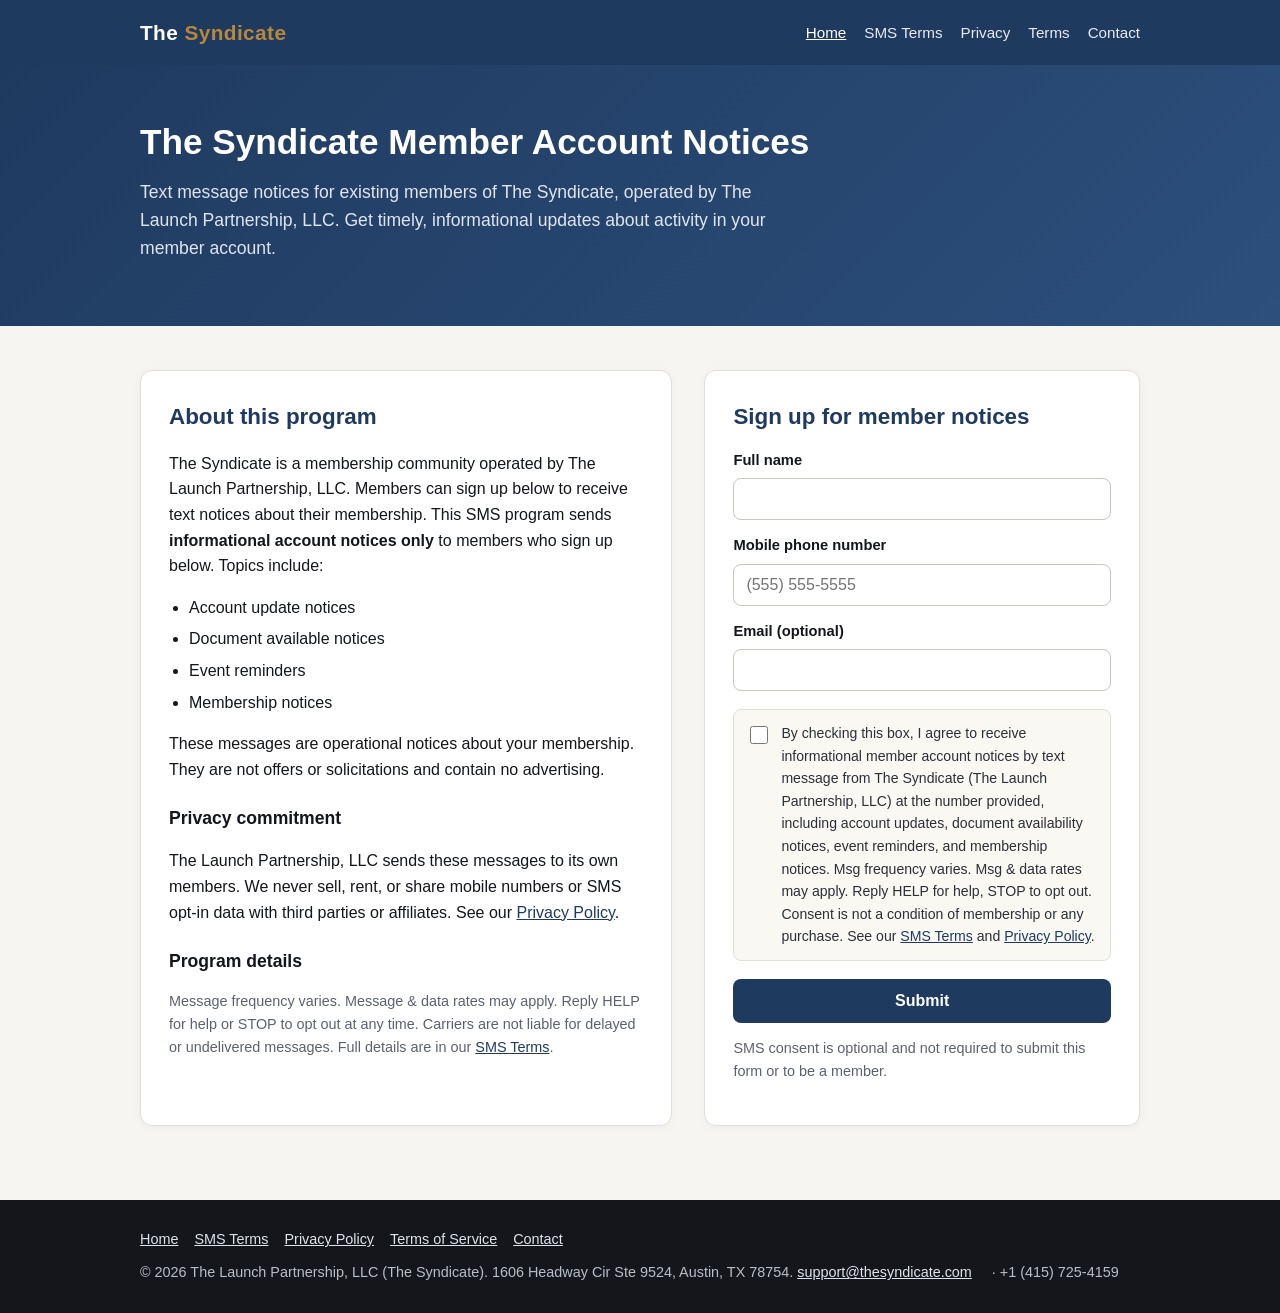
<file: index.html>
<!DOCTYPE html>
<html lang="en"><head><meta charset="utf-8"><meta name="viewport" content="width=device-width, initial-scale=1">
<title>Home | The Syndicate Member Notices</title>
<meta name="description" content="The Syndicate member account notices by text message, operated by The Launch Partnership, LLC.">
<link rel="stylesheet" href="style.css"></head>
<body>
<header class="site"><div class="wrap"><a class="brand" href="index.html">The <span>Syndicate</span></a><nav><a href="index.html" class="active">Home</a><a href="sms-terms.html">SMS Terms</a><a href="privacy.html">Privacy</a><a href="terms.html">Terms</a><a href="contact.html">Contact</a></nav></div></header>
<section class="hero"><div class="wrap">
<h1>The Syndicate Member Account Notices</h1>
<p>Text message notices for existing members of The Syndicate, operated by The Launch Partnership, LLC. Get timely, informational updates about activity in your member account.</p>
</div></section>
<main class="wrap"><div class="grid">
<div class="card">
<h2>About this program</h2>
<p>The Syndicate is a membership community operated by The Launch Partnership, LLC. Members can sign up below to receive text notices about their membership. This SMS program sends <strong>informational account notices only</strong> to members who sign up below. Topics include:</p>
<ul class="topics"><li>Account update notices</li><li>Document available notices</li><li>Event reminders</li><li>Membership notices</li></ul>
<p>These messages are operational notices about your membership. They are not offers or solicitations and contain no advertising.</p>
<h3>Privacy commitment</h3>
<p>The Launch Partnership, LLC sends these messages to its own members. We never sell, rent, or share mobile numbers or SMS opt-in data with third parties or affiliates. See our <a href="privacy.html">Privacy Policy</a>.</p>
<h3>Program details</h3>
<p class="note">Message frequency varies. Message &amp; data rates may apply. Reply HELP for help or STOP to opt out at any time. Carriers are not liable for delayed or undelivered messages. Full details are in our <a href="sms-terms.html">SMS Terms</a>.</p>
</div>
<div class="card" id="signup">
<h2>Sign up for member notices</h2>
<form action="#" method="post" onsubmit="event.preventDefault();document.getElementById('ok').style.display='block';">
<label for="name">Full name</label>
<input type="text" id="name" name="name" autocomplete="name" required>
<label for="phone">Mobile phone number</label>
<input type="tel" id="phone" name="phone" autocomplete="tel" placeholder="(555) 555-5555" required>
<label for="email">Email (optional)</label>
<input type="email" id="email" name="email" autocomplete="email">
<div class="consent">
<input type="checkbox" id="sms_consent" name="sms_consent" value="yes">
<label for="sms_consent">By checking this box, I agree to receive informational member account notices by text message from The Syndicate (The Launch Partnership, LLC) at the number provided, including account updates, document availability notices, event reminders, and membership notices. Msg frequency varies. Msg &amp; data rates may apply. Reply HELP for help, STOP to opt out. Consent is not a condition of membership or any purchase. See our <a href="sms-terms.html">SMS Terms</a> and <a href="privacy.html">Privacy Policy</a>.</label>
</div>
<button type="submit">Submit</button>
<p id="ok" class="note" style="display:none">Thank you. If you checked the consent box, you will receive a confirmation text.</p>
<p class="note">SMS consent is optional and not required to submit this form or to be a member.</p>
</form>
</div>
</div></main>
<footer class="site"><div class="wrap">
<div><a href="index.html">Home</a><a href="sms-terms.html">SMS Terms</a><a href="privacy.html">Privacy Policy</a><a href="terms.html">Terms of Service</a><a href="contact.html">Contact</a></div>
<div class="legal">&copy; 2026 The Launch Partnership, LLC (The Syndicate). 1606 Headway Cir Ste 9524, Austin, TX 78754. <a href="mailto:support@thesyndicate.com">support@thesyndicate.com</a> &middot; +1 (415) 725-4159</div>
</div></footer>
</body></html>
</file>
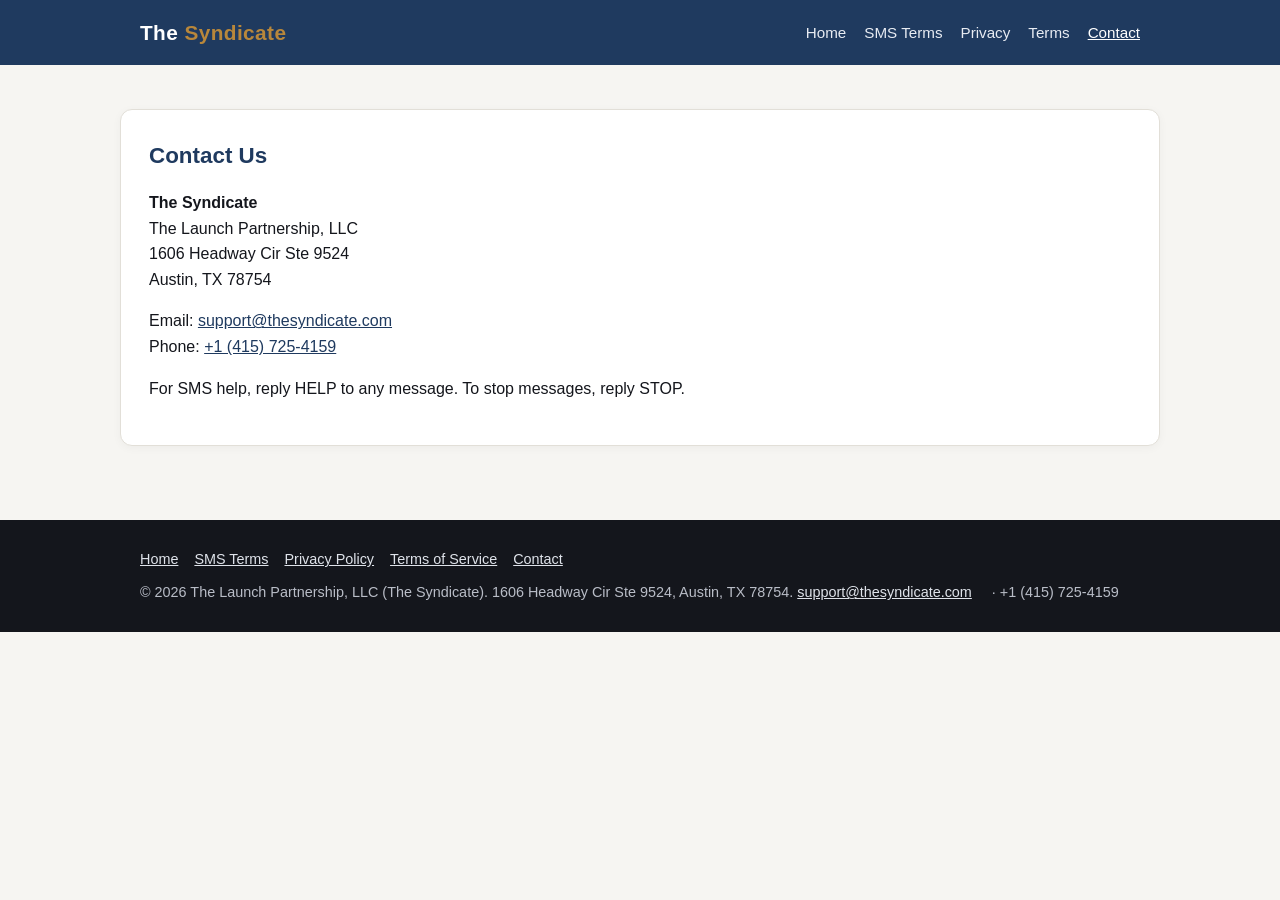
<file: contact.html>
<!DOCTYPE html>
<html lang="en"><head><meta charset="utf-8"><meta name="viewport" content="width=device-width, initial-scale=1">
<title>Contact | The Syndicate Member Notices</title>
<meta name="description" content="The Syndicate member account notices by text message, operated by The Launch Partnership, LLC.">
<link rel="stylesheet" href="style.css"></head>
<body>
<header class="site"><div class="wrap"><a class="brand" href="index.html">The <span>Syndicate</span></a><nav><a href="index.html">Home</a><a href="sms-terms.html">SMS Terms</a><a href="privacy.html">Privacy</a><a href="terms.html">Terms</a><a href="contact.html" class="active">Contact</a></nav></div></header>
<main class="wrap page"><div class="card">
<h2>Contact Us</h2>
<p><strong>The Syndicate</strong><br>The Launch Partnership, LLC<br>1606 Headway Cir Ste 9524<br>Austin, TX 78754</p>
<p>Email: <a href="mailto:support@thesyndicate.com">support@thesyndicate.com</a><br>Phone: <a href="tel:+14157254159">+1 (415) 725-4159</a></p>
<p>For SMS help, reply HELP to any message. To stop messages, reply STOP.</p>
</div></main>
<footer class="site"><div class="wrap">
<div><a href="index.html">Home</a><a href="sms-terms.html">SMS Terms</a><a href="privacy.html">Privacy Policy</a><a href="terms.html">Terms of Service</a><a href="contact.html">Contact</a></div>
<div class="legal">&copy; 2026 The Launch Partnership, LLC (The Syndicate). 1606 Headway Cir Ste 9524, Austin, TX 78754. <a href="mailto:support@thesyndicate.com">support@thesyndicate.com</a> &middot; +1 (415) 725-4159</div>
</div></footer>
</body></html>
</file>
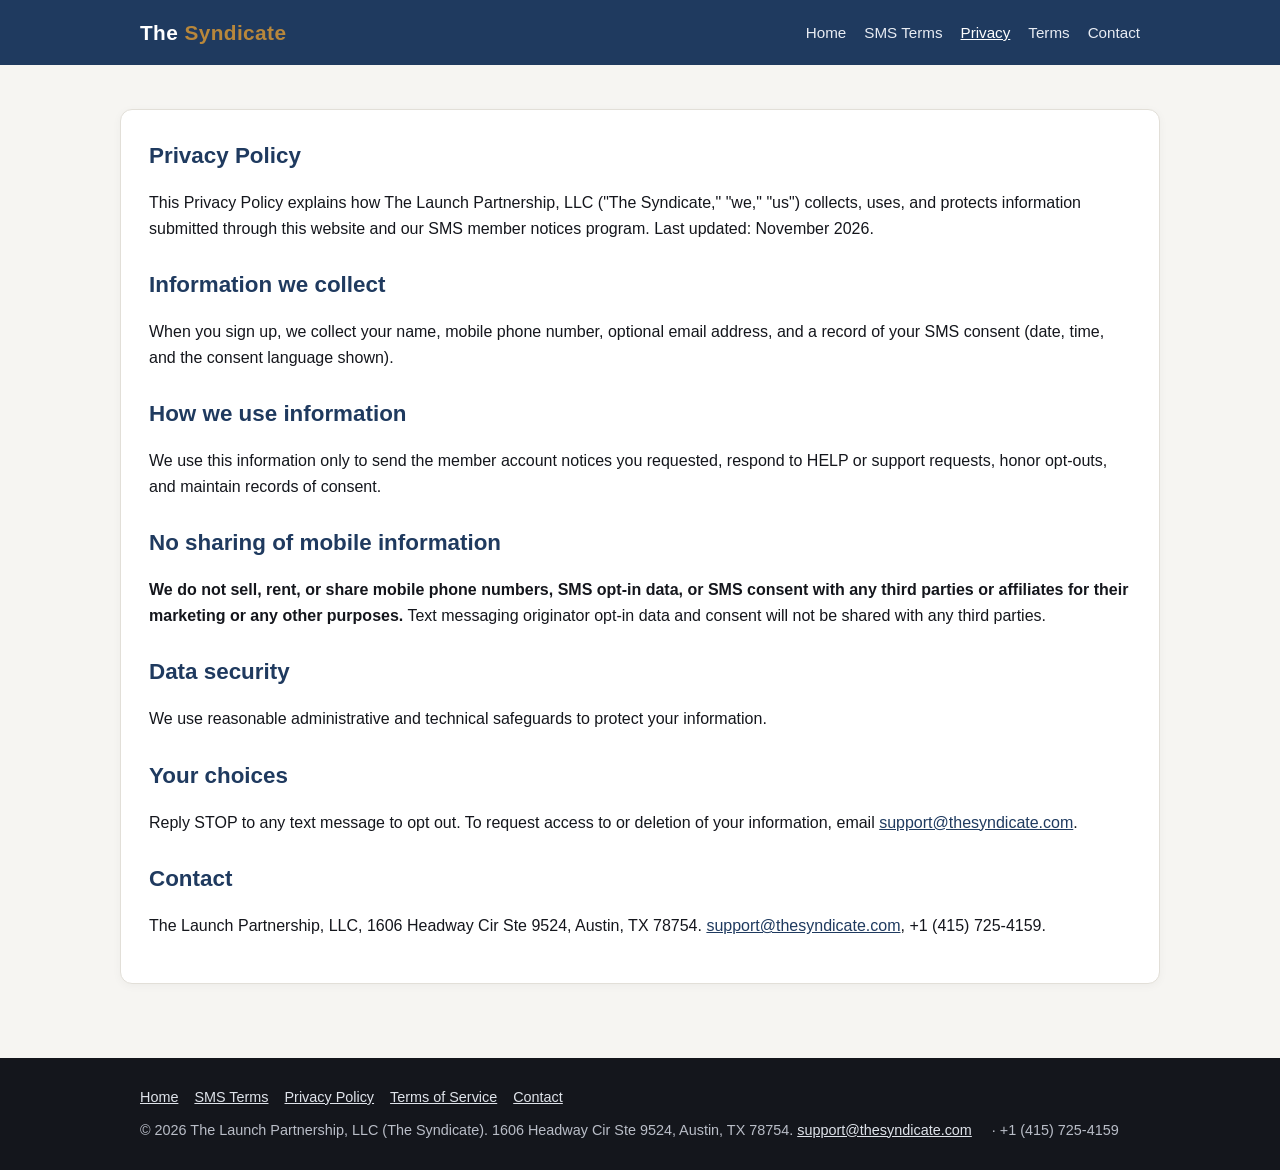
<file: privacy.html>
<!DOCTYPE html>
<html lang="en"><head><meta charset="utf-8"><meta name="viewport" content="width=device-width, initial-scale=1">
<title>Privacy Policy | The Syndicate Member Notices</title>
<meta name="description" content="The Syndicate member account notices by text message, operated by The Launch Partnership, LLC.">
<link rel="stylesheet" href="style.css"></head>
<body>
<header class="site"><div class="wrap"><a class="brand" href="index.html">The <span>Syndicate</span></a><nav><a href="index.html">Home</a><a href="sms-terms.html">SMS Terms</a><a href="privacy.html" class="active">Privacy</a><a href="terms.html">Terms</a><a href="contact.html">Contact</a></nav></div></header>
<main class="wrap page"><div class="card">
<h2>Privacy Policy</h2>
<p>This Privacy Policy explains how The Launch Partnership, LLC ("The Syndicate," "we," "us") collects, uses, and protects information submitted through this website and our SMS member notices program. Last updated: November 2026.</p>
<h2>Information we collect</h2><p>When you sign up, we collect your name, mobile phone number, optional email address, and a record of your SMS consent (date, time, and the consent language shown).</p>
<h2>How we use information</h2><p>We use this information only to send the member account notices you requested, respond to HELP or support requests, honor opt-outs, and maintain records of consent.</p>
<h2>No sharing of mobile information</h2><p><strong>We do not sell, rent, or share mobile phone numbers, SMS opt-in data, or SMS consent with any third parties or affiliates for their marketing or any other purposes.</strong> Text messaging originator opt-in data and consent will not be shared with any third parties.</p>
<h2>Data security</h2><p>We use reasonable administrative and technical safeguards to protect your information.</p>
<h2>Your choices</h2><p>Reply STOP to any text message to opt out. To request access to or deletion of your information, email <a href="mailto:support@thesyndicate.com">support@thesyndicate.com</a>.</p>
<h2>Contact</h2><p>The Launch Partnership, LLC, 1606 Headway Cir Ste 9524, Austin, TX 78754. <a href="mailto:support@thesyndicate.com">support@thesyndicate.com</a>, +1 (415) 725-4159.</p>
</div></main>
<footer class="site"><div class="wrap">
<div><a href="index.html">Home</a><a href="sms-terms.html">SMS Terms</a><a href="privacy.html">Privacy Policy</a><a href="terms.html">Terms of Service</a><a href="contact.html">Contact</a></div>
<div class="legal">&copy; 2026 The Launch Partnership, LLC (The Syndicate). 1606 Headway Cir Ste 9524, Austin, TX 78754. <a href="mailto:support@thesyndicate.com">support@thesyndicate.com</a> &middot; +1 (415) 725-4159</div>
</div></footer>
</body></html>
</file>
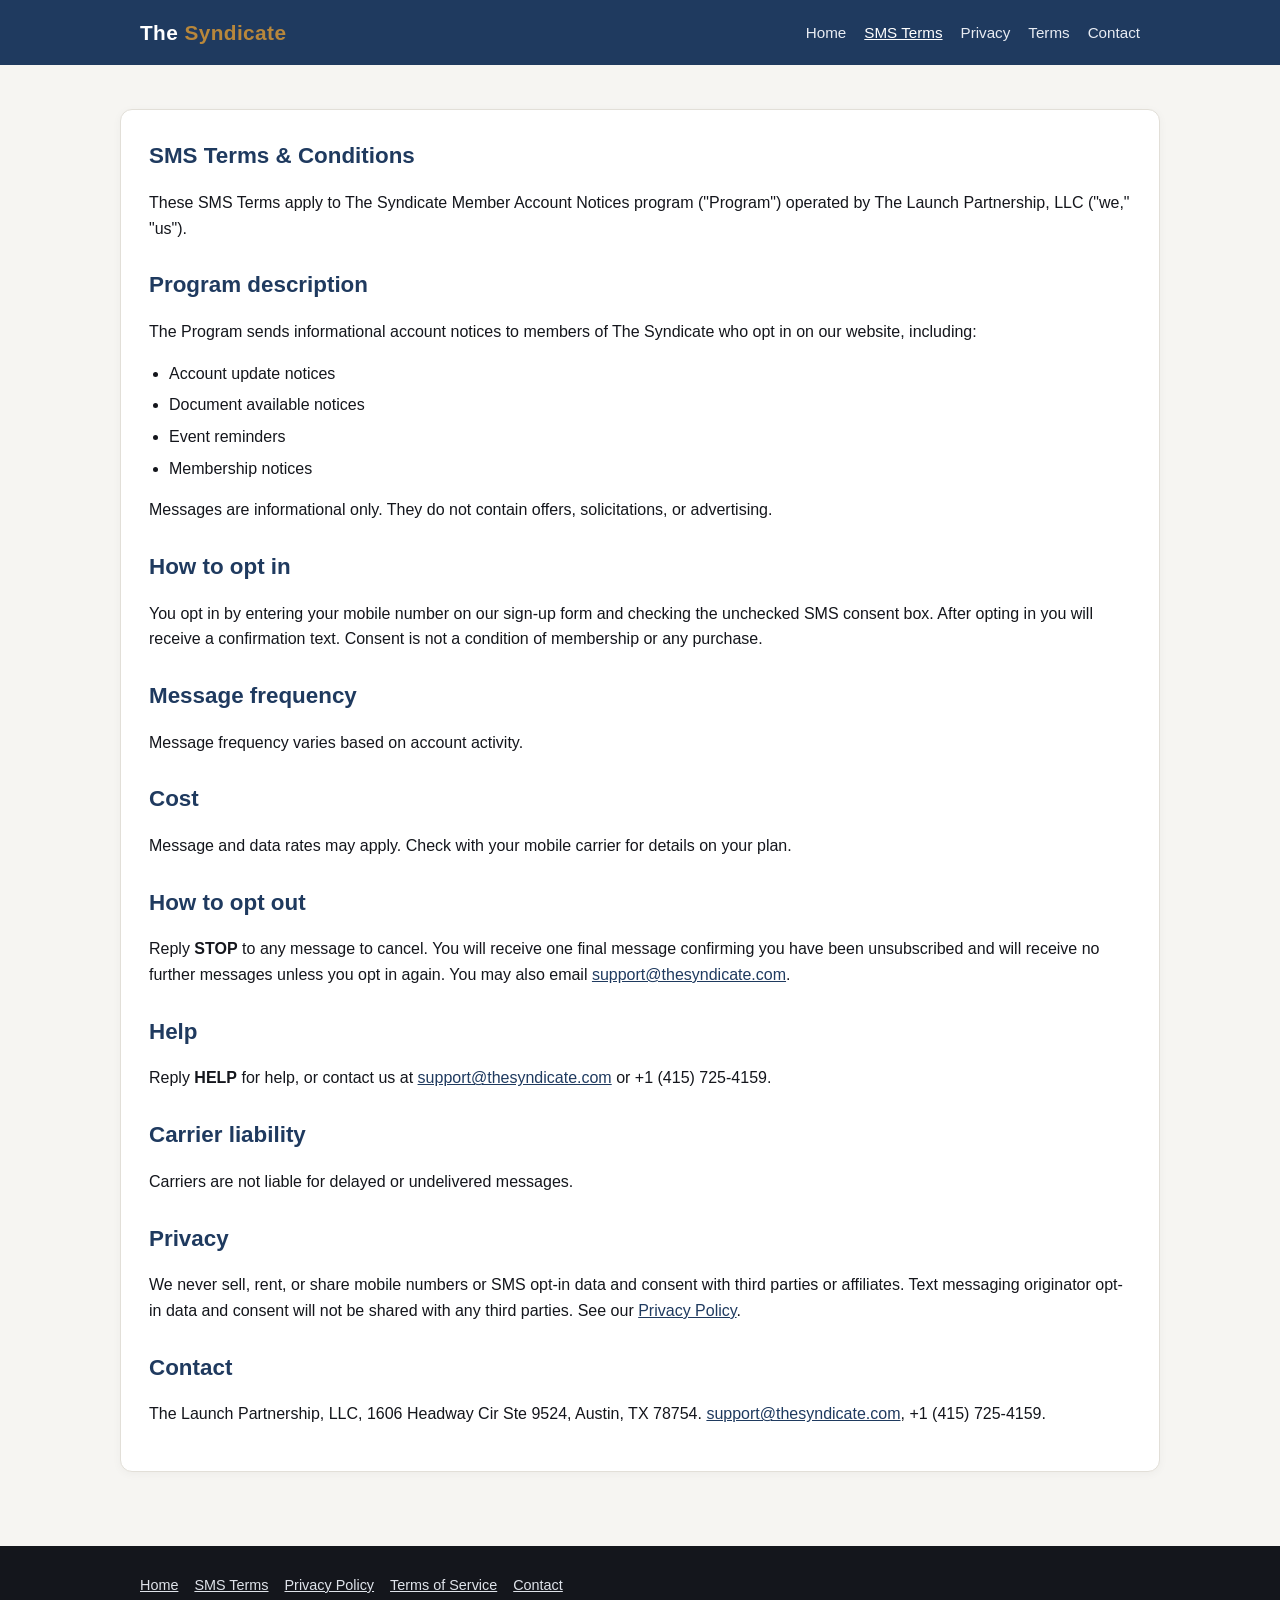
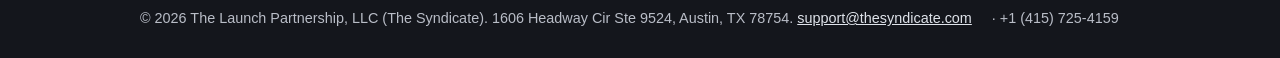
<file: sms-terms.html>
<!DOCTYPE html>
<html lang="en"><head><meta charset="utf-8"><meta name="viewport" content="width=device-width, initial-scale=1">
<title>SMS Terms | The Syndicate Member Notices</title>
<meta name="description" content="The Syndicate member account notices by text message, operated by The Launch Partnership, LLC.">
<link rel="stylesheet" href="style.css"></head>
<body>
<header class="site"><div class="wrap"><a class="brand" href="index.html">The <span>Syndicate</span></a><nav><a href="index.html">Home</a><a href="sms-terms.html" class="active">SMS Terms</a><a href="privacy.html">Privacy</a><a href="terms.html">Terms</a><a href="contact.html">Contact</a></nav></div></header>
<main class="wrap page"><div class="card">
<h2>SMS Terms &amp; Conditions</h2>
<p>These SMS Terms apply to The Syndicate Member Account Notices program ("Program") operated by The Launch Partnership, LLC ("we," "us").</p>
<h2>Program description</h2>
<p>The Program sends informational account notices to members of The Syndicate who opt in on our website, including:</p><ul class="topics"><li>Account update notices</li><li>Document available notices</li><li>Event reminders</li><li>Membership notices</li></ul>
<p>Messages are informational only. They do not contain offers, solicitations, or advertising.</p>
<h2>How to opt in</h2>
<p>You opt in by entering your mobile number on our sign-up form and checking the unchecked SMS consent box. After opting in you will receive a confirmation text. Consent is not a condition of membership or any purchase.</p>
<h2>Message frequency</h2><p>Message frequency varies based on account activity.</p>
<h2>Cost</h2><p>Message and data rates may apply. Check with your mobile carrier for details on your plan.</p>
<h2>How to opt out</h2><p>Reply <strong>STOP</strong> to any message to cancel. You will receive one final message confirming you have been unsubscribed and will receive no further messages unless you opt in again. You may also email <a href="mailto:support@thesyndicate.com">support@thesyndicate.com</a>.</p>
<h2>Help</h2><p>Reply <strong>HELP</strong> for help, or contact us at <a href="mailto:support@thesyndicate.com">support@thesyndicate.com</a> or +1 (415) 725-4159.</p>
<h2>Carrier liability</h2><p>Carriers are not liable for delayed or undelivered messages.</p>
<h2>Privacy</h2><p>We never sell, rent, or share mobile numbers or SMS opt-in data and consent with third parties or affiliates. Text messaging originator opt-in data and consent will not be shared with any third parties. See our <a href="privacy.html">Privacy Policy</a>.</p>
<h2>Contact</h2><p>The Launch Partnership, LLC, 1606 Headway Cir Ste 9524, Austin, TX 78754. <a href="mailto:support@thesyndicate.com">support@thesyndicate.com</a>, +1 (415) 725-4159.</p>
</div></main>
<footer class="site"><div class="wrap">
<div><a href="index.html">Home</a><a href="sms-terms.html">SMS Terms</a><a href="privacy.html">Privacy Policy</a><a href="terms.html">Terms of Service</a><a href="contact.html">Contact</a></div>
<div class="legal">&copy; 2026 The Launch Partnership, LLC (The Syndicate). 1606 Headway Cir Ste 9524, Austin, TX 78754. <a href="mailto:support@thesyndicate.com">support@thesyndicate.com</a> &middot; +1 (415) 725-4159</div>
</div></footer>
</body></html>
</file>
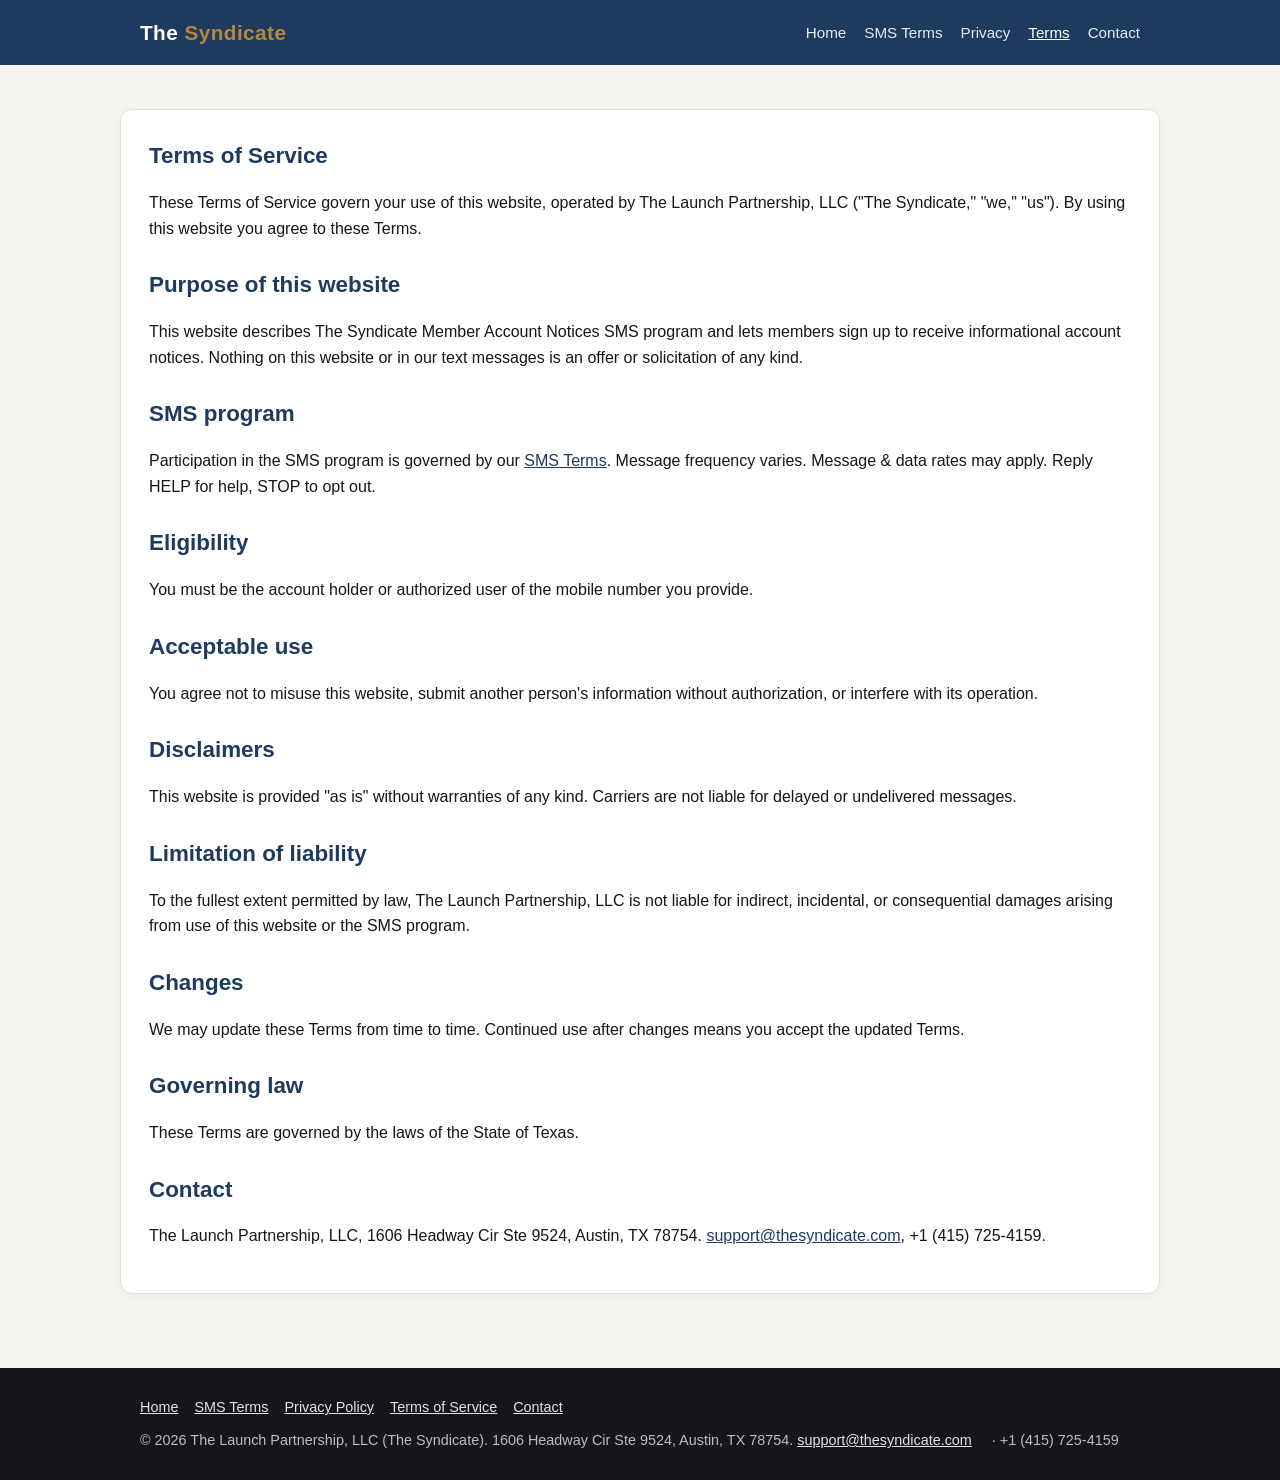
<file: terms.html>
<!DOCTYPE html>
<html lang="en"><head><meta charset="utf-8"><meta name="viewport" content="width=device-width, initial-scale=1">
<title>Terms of Service | The Syndicate Member Notices</title>
<meta name="description" content="The Syndicate member account notices by text message, operated by The Launch Partnership, LLC.">
<link rel="stylesheet" href="style.css"></head>
<body>
<header class="site"><div class="wrap"><a class="brand" href="index.html">The <span>Syndicate</span></a><nav><a href="index.html">Home</a><a href="sms-terms.html">SMS Terms</a><a href="privacy.html">Privacy</a><a href="terms.html" class="active">Terms</a><a href="contact.html">Contact</a></nav></div></header>
<main class="wrap page"><div class="card">
<h2>Terms of Service</h2>
<p>These Terms of Service govern your use of this website, operated by The Launch Partnership, LLC ("The Syndicate," "we," "us"). By using this website you agree to these Terms.</p>
<h2>Purpose of this website</h2><p>This website describes The Syndicate Member Account Notices SMS program and lets members sign up to receive informational account notices. Nothing on this website or in our text messages is an offer or solicitation of any kind.</p>
<h2>SMS program</h2><p>Participation in the SMS program is governed by our <a href="sms-terms.html">SMS Terms</a>. Message frequency varies. Message &amp; data rates may apply. Reply HELP for help, STOP to opt out.</p>
<h2>Eligibility</h2><p>You must be the account holder or authorized user of the mobile number you provide.</p>
<h2>Acceptable use</h2><p>You agree not to misuse this website, submit another person's information without authorization, or interfere with its operation.</p>
<h2>Disclaimers</h2><p>This website is provided "as is" without warranties of any kind. Carriers are not liable for delayed or undelivered messages.</p>
<h2>Limitation of liability</h2><p>To the fullest extent permitted by law, The Launch Partnership, LLC is not liable for indirect, incidental, or consequential damages arising from use of this website or the SMS program.</p>
<h2>Changes</h2><p>We may update these Terms from time to time. Continued use after changes means you accept the updated Terms.</p>
<h2>Governing law</h2><p>These Terms are governed by the laws of the State of Texas.</p>
<h2>Contact</h2><p>The Launch Partnership, LLC, 1606 Headway Cir Ste 9524, Austin, TX 78754. <a href="mailto:support@thesyndicate.com">support@thesyndicate.com</a>, +1 (415) 725-4159.</p>
</div></main>
<footer class="site"><div class="wrap">
<div><a href="index.html">Home</a><a href="sms-terms.html">SMS Terms</a><a href="privacy.html">Privacy Policy</a><a href="terms.html">Terms of Service</a><a href="contact.html">Contact</a></div>
<div class="legal">&copy; 2026 The Launch Partnership, LLC (The Syndicate). 1606 Headway Cir Ste 9524, Austin, TX 78754. <a href="mailto:support@thesyndicate.com">support@thesyndicate.com</a> &middot; +1 (415) 725-4159</div>
</div></footer>
</body></html>
</file>
<file: style.css>
:root{--ink:#14161c;--muted:#5b6170;--bg:#f6f5f2;--card:#ffffff;--accent:#1f3a5f;--accent2:#b8873b;--line:#e2dfd8;}
*{box-sizing:border-box}
html{font-size:16px}
body{margin:0;font-family:-apple-system,BlinkMacSystemFont,"Segoe UI",Roboto,Helvetica,Arial,sans-serif;color:var(--ink);background:var(--bg);line-height:1.6}
a{color:var(--accent)}
a:hover{color:var(--accent2)}
.wrap{max-width:1040px;margin:0 auto;padding:0 20px}
header.site{background:var(--accent);color:#fff}
header.site .wrap{display:flex;align-items:center;justify-content:space-between;flex-wrap:wrap;gap:12px;padding-top:16px;padding-bottom:16px}
.brand{font-weight:700;font-size:1.3rem;letter-spacing:.02em;color:#fff;text-decoration:none}
.brand span{color:var(--accent2)}
nav a{color:#e8ecf3;text-decoration:none;margin-left:18px;font-size:.95rem}
nav a:hover,nav a.active{color:#fff;text-decoration:underline}
.hero{background:linear-gradient(135deg,#1f3a5f 0%,#2c4f7c 100%);color:#fff;padding:56px 0 64px}
.hero h1{font-size:2.2rem;line-height:1.2;margin:0 0 14px}
.hero p{font-size:1.1rem;max-width:640px;color:#dfe6f0;margin:0}
.grid{display:grid;grid-template-columns:1.1fr .9fr;gap:32px;padding:44px 0}
.card{background:var(--card);border:1px solid var(--line);border-radius:12px;padding:28px;box-shadow:0 2px 10px rgba(20,22,28,.04)}
h2{font-size:1.4rem;margin:0 0 12px;color:var(--accent)}
h3{font-size:1.1rem;margin:22px 0 8px}
ul.topics{padding-left:20px;margin:8px 0 16px}
ul.topics li{margin-bottom:6px}
.note{font-size:.9rem;color:var(--muted)}
form label{display:block;font-weight:600;font-size:.92rem;margin:14px 0 6px}
form input[type=text],form input[type=tel],form input[type=email]{width:100%;padding:11px 12px;border:1px solid #c9c5bc;border-radius:8px;font-size:1rem;background:#fff}
form input:focus{outline:2px solid var(--accent2);border-color:var(--accent2)}
.consent{display:flex;gap:10px;align-items:flex-start;margin:18px 0 8px;font-size:.88rem;color:#2b2f38;background:#faf8f3;border:1px solid var(--line);border-radius:8px;padding:12px}
.consent input{margin-top:4px;width:18px;height:18px;flex:0 0 18px}
.consent label{font-weight:400;margin:0;font-size:.88rem}
button{background:var(--accent);color:#fff;border:0;border-radius:8px;padding:13px 22px;font-size:1rem;font-weight:600;cursor:pointer;width:100%;margin-top:10px}
button:hover{background:#16304f}
.page{padding:44px 0}
.page .card h2{margin-top:26px}
.page .card h2:first-child{margin-top:0}
footer.site{background:#14161c;color:#b9bdc7;padding:28px 0;font-size:.9rem;margin-top:30px}
footer.site a{color:#dfe3ea;margin-right:16px}
footer.site .legal{margin-top:10px}
@media (max-width:760px){
 .grid{grid-template-columns:1fr;padding:28px 0}
 .hero{padding:36px 0 40px}
 .hero h1{font-size:1.65rem}
 nav a{margin:0 14px 0 0}
 header.site .wrap{flex-direction:column;align-items:flex-start}
 .card{padding:20px}
}
</file>
